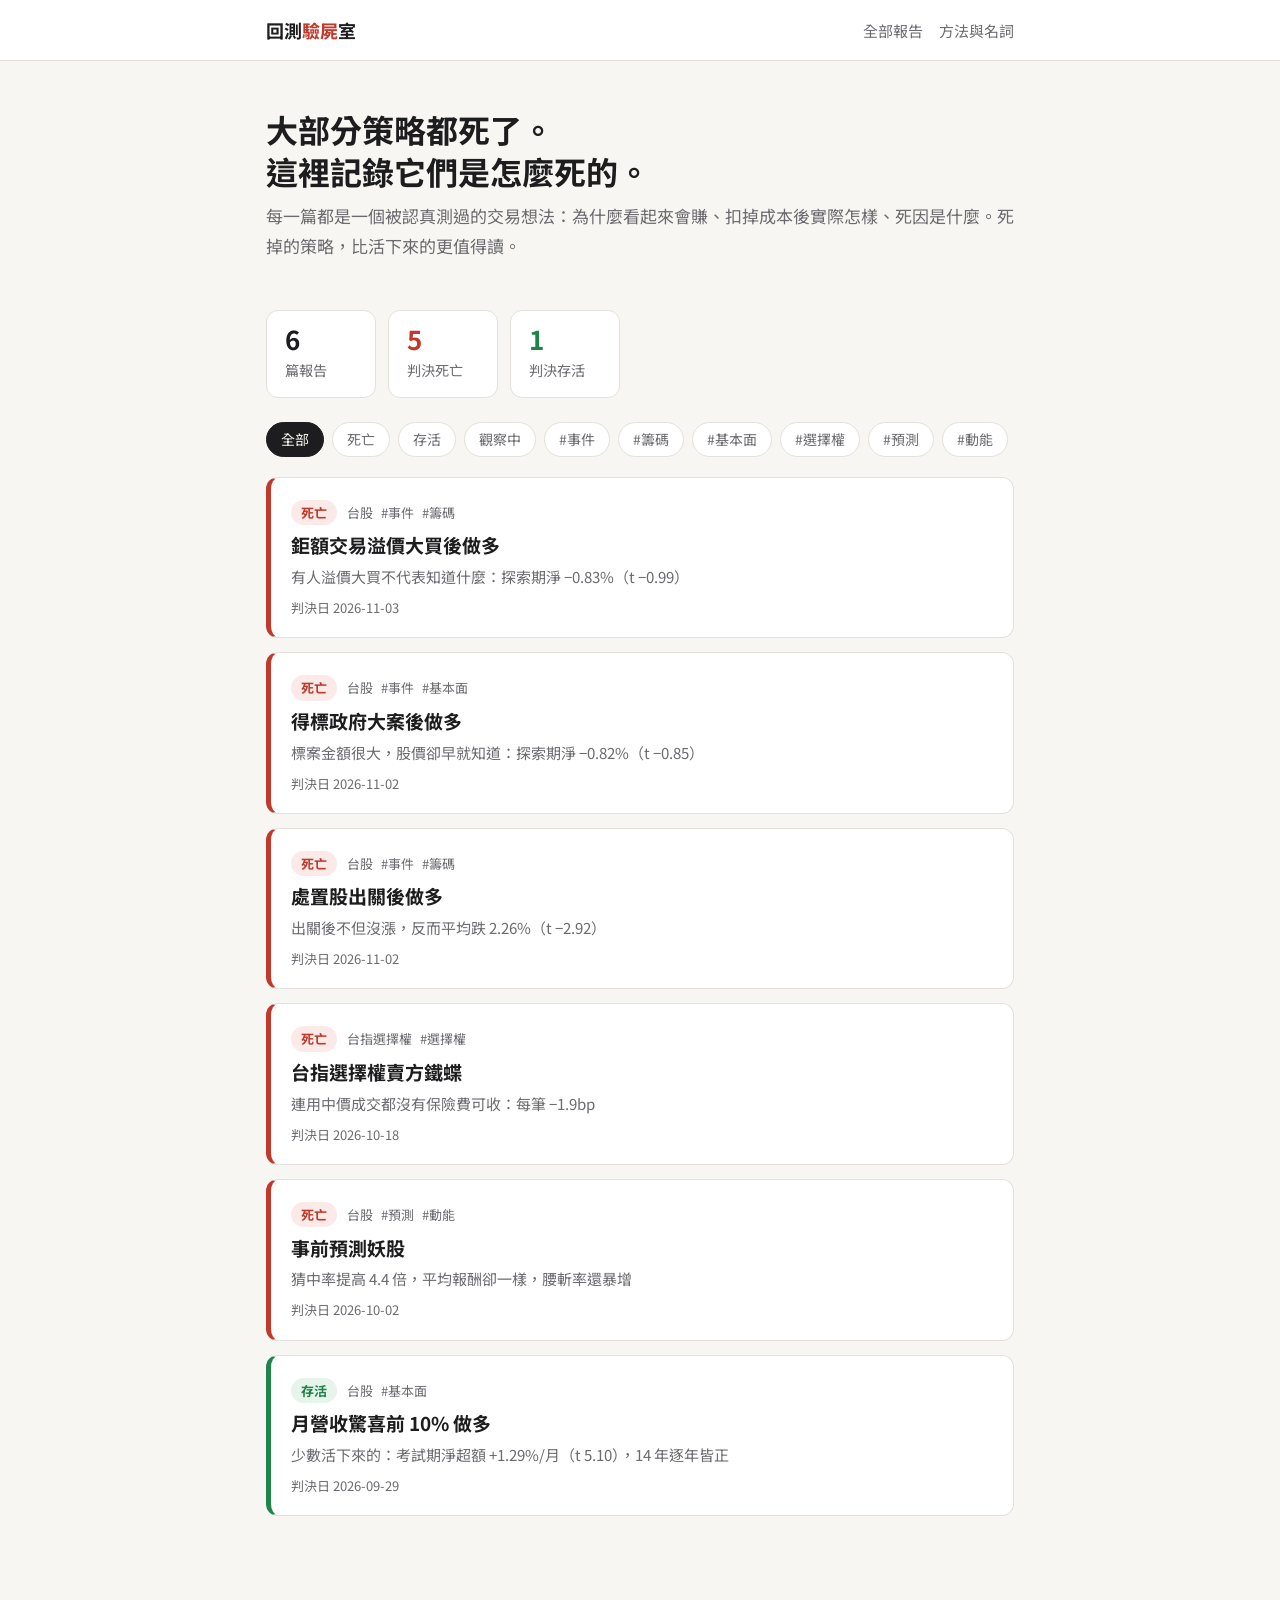
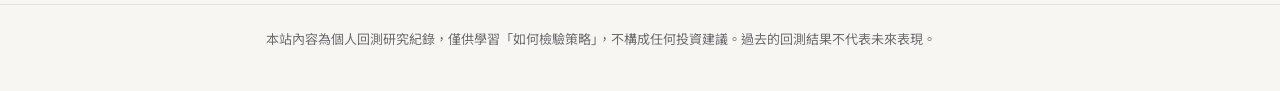
<file: index.html>
<!doctype html>
<html lang="zh-Hant-TW">
<head>
<meta charset="utf-8">
<meta name="viewport" content="width=device-width, initial-scale=1">
<title>回測驗屍室</title>
<meta name="description" content="交易策略驗屍報告：每一篇記錄一個被認真測過的想法，為什麼看起來會賺、實際測出來怎樣、死因是什麼。">
<link rel="preconnect" href="https://fonts.googleapis.com">
<link href="https://fonts.googleapis.com/css2?family=Noto+Sans+TC:wght@400;500;700&display=swap" rel="stylesheet">
<link rel="stylesheet" href="assets/style.css">
</head>
<body>
<header class="site-header"><div class="wrap">
  <a class="brand" href="index.html">回測<span>驗屍</span>室</a>
  <nav class="nav"><a href="index.html">全部報告</a><a href="method.html">方法與名詞</a></nav>
</div></header>

<main class="wrap">
  <section class="hero">
    <h1>大部分策略都死了。<br>這裡記錄它們是怎麼死的。</h1>
    <p>每一篇都是一個被認真測過的交易想法：為什麼看起來會賺、扣掉成本後實際怎樣、死因是什麼。死掉的策略，比活下來的更值得讀。</p>
  </section>

  <div class="stats">
    <div class="stat"><b id="n-total">–</b><small>篇報告</small></div>
    <div class="stat"><b id="n-dead" class="neg">–</b><small>判決死亡</small></div>
    <div class="stat"><b id="n-alive" class="pos">–</b><small>判決存活</small></div>
  </div>

  <div class="filters" id="filters"></div>
  <div class="cards" id="cards"><noscript>請開啟 JavaScript 以顯示報告列表。</noscript></div>
</main>

<footer class="site-footer"><div class="wrap">
  本站內容為個人回測研究紀錄，僅供學習「如何檢驗策略」，不構成任何投資建議。過去的回測結果不代表未來表現。
</div></footer>
<script src="data/autopsies.js"></script>
<script src="assets/site.js"></script>
</body>
</html>
</file>
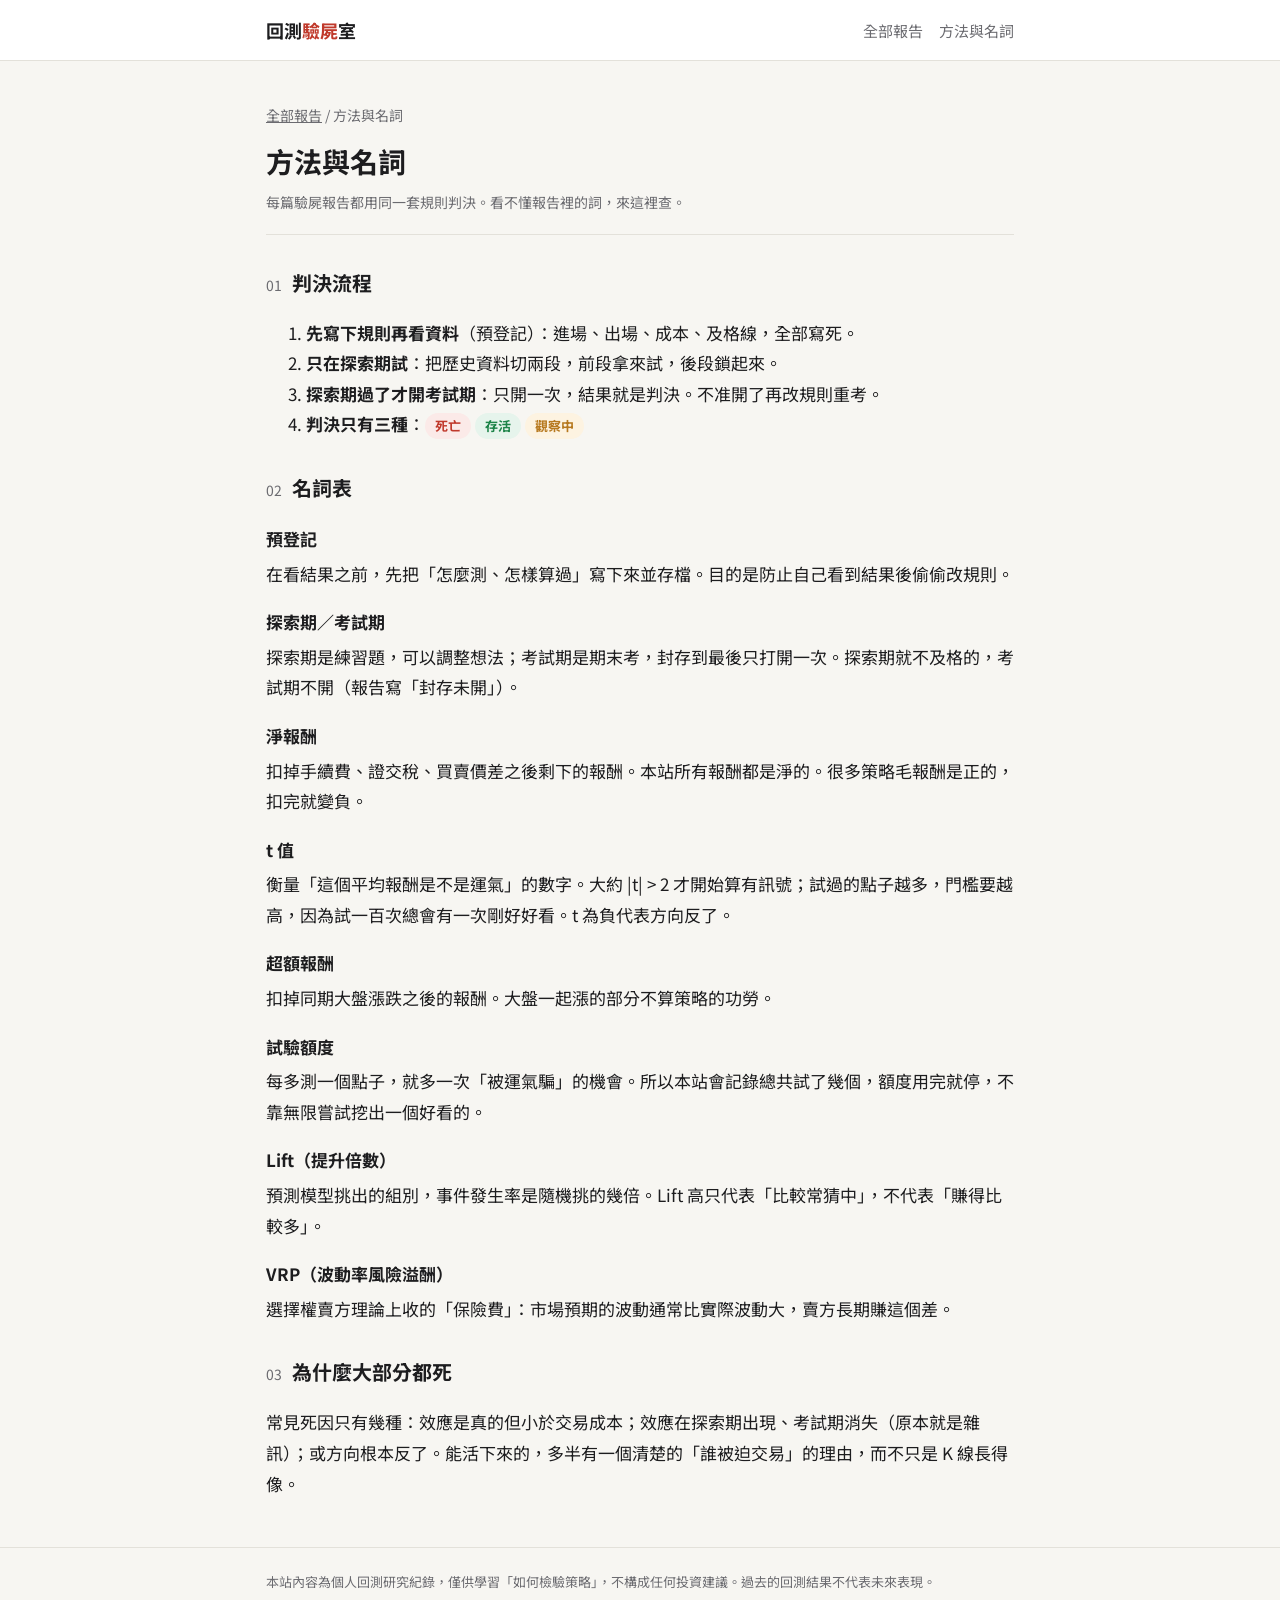
<file: method.html>
<!doctype html>
<html lang="zh-Hant-TW">
<head>
<meta charset="utf-8">
<meta name="viewport" content="width=device-width, initial-scale=1">
<title>方法與名詞｜回測驗屍室</title>
<meta name="description" content="回測驗屍室怎麼判一個策略的生死：預登記、探索期與考試期、淨報酬、t 值。">
<link rel="preconnect" href="https://fonts.googleapis.com">
<link href="https://fonts.googleapis.com/css2?family=Noto+Sans+TC:wght@400;500;700&display=swap" rel="stylesheet">
<link rel="stylesheet" href="assets/style.css">
</head>
<body>
<header class="site-header"><div class="wrap">
  <a class="brand" href="index.html">回測<span>驗屍</span>室</a>
  <nav class="nav"><a href="index.html">全部報告</a><a href="method.html">方法與名詞</a></nav>
</div></header>

<main class="wrap">
<p class="crumb"><a href="index.html">全部報告</a> / 方法與名詞</p>
<article>
  <h1>方法與名詞</h1>
  <div class="meta"><span>每篇驗屍報告都用同一套規則判決。看不懂報告裡的詞，來這裡查。</span></div>

  <section id="process">
    <h2><span class="no">01</span>判決流程</h2>
    <ol>
      <li><b>先寫下規則再看資料</b>（預登記）：進場、出場、成本、及格線，全部寫死。</li>
      <li><b>只在探索期試</b>：把歷史資料切兩段，前段拿來試，後段鎖起來。</li>
      <li><b>探索期過了才開考試期</b>：只開一次，結果就是判決。不准開了再改規則重考。</li>
      <li><b>判決只有三種</b>：<span class="badge dead">死亡</span> <span class="badge alive">存活</span> <span class="badge watch">觀察中</span></li>
    </ol>
  </section>

  <section id="glossary">
    <h2><span class="no">02</span>名詞表</h2>
    <dl class="glossary">
      <dt>預登記</dt>
      <dd>在看結果之前，先把「怎麼測、怎樣算過」寫下來並存檔。目的是防止自己看到結果後偷偷改規則。</dd>
      <dt>探索期／考試期</dt>
      <dd>探索期是練習題，可以調整想法；考試期是期末考，封存到最後只打開一次。探索期就不及格的，考試期不開（報告寫「封存未開」）。</dd>
      <dt>淨報酬</dt>
      <dd>扣掉手續費、證交稅、買賣價差之後剩下的報酬。本站所有報酬都是淨的。很多策略毛報酬是正的，扣完就變負。</dd>
      <dt>t 值</dt>
      <dd>衡量「這個平均報酬是不是運氣」的數字。大約 |t| &gt; 2 才開始算有訊號；試過的點子越多，門檻要越高，因為試一百次總會有一次剛好好看。t 為負代表方向反了。</dd>
      <dt>超額報酬</dt>
      <dd>扣掉同期大盤漲跌之後的報酬。大盤一起漲的部分不算策略的功勞。</dd>
      <dt>試驗額度</dt>
      <dd>每多測一個點子，就多一次「被運氣騙」的機會。所以本站會記錄總共試了幾個，額度用完就停，不靠無限嘗試挖出一個好看的。</dd>
      <dt>Lift（提升倍數）</dt>
      <dd>預測模型挑出的組別，事件發生率是隨機挑的幾倍。Lift 高只代表「比較常猜中」，不代表「賺得比較多」。</dd>
      <dt>VRP（波動率風險溢酬）</dt>
      <dd>選擇權賣方理論上收的「保險費」：市場預期的波動通常比實際波動大，賣方長期賺這個差。</dd>
    </dl>
  </section>

  <section id="why-dead">
    <h2><span class="no">03</span>為什麼大部分都死</h2>
    <p>常見死因只有幾種：效應是真的但小於交易成本；效應在探索期出現、考試期消失（原本就是雜訊）；或方向根本反了。能活下來的，多半有一個清楚的「誰被迫交易」的理由，而不只是 K 線長得像。</p>
  </section>
</article>
</main>

<footer class="site-footer"><div class="wrap">
  本站內容為個人回測研究紀錄，僅供學習「如何檢驗策略」，不構成任何投資建議。過去的回測結果不代表未來表現。
</div></footer>
</body>
</html>
</file>
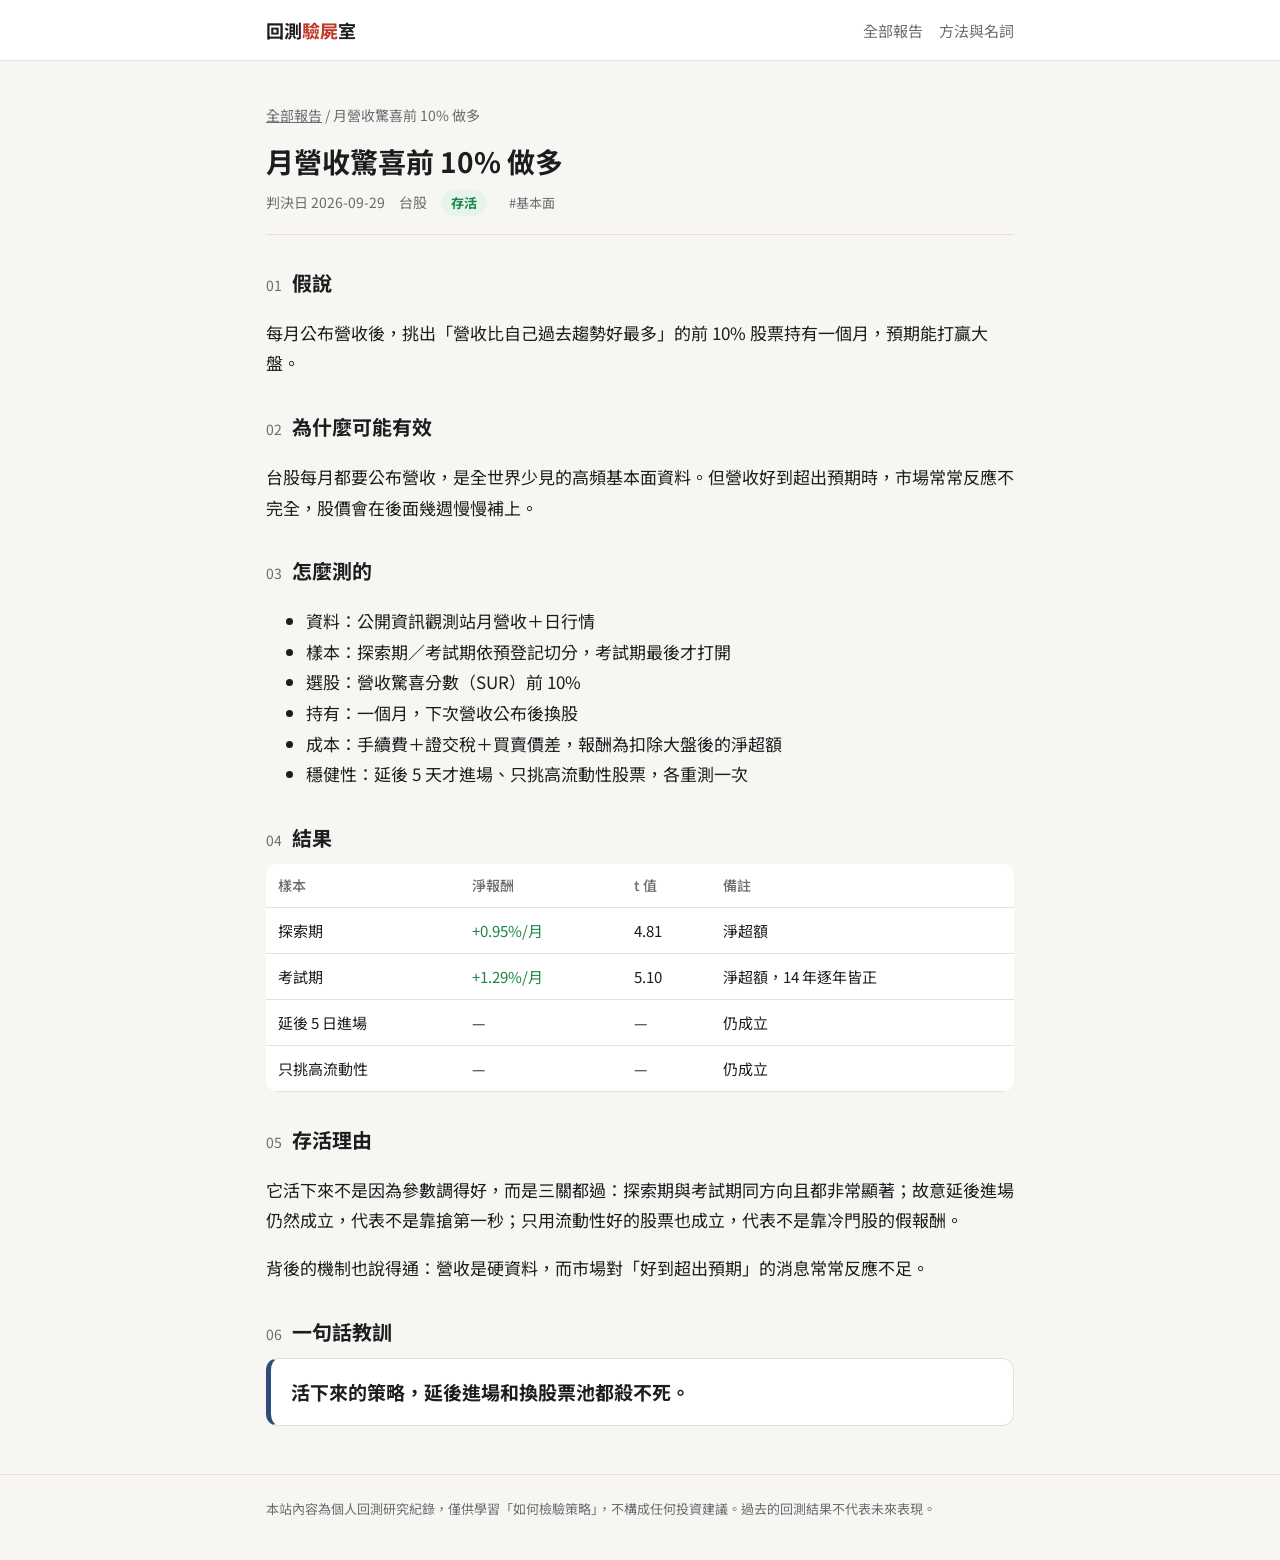
<file: autopsies/2026-09-29-tw-revenue-surprise.html>
<!doctype html>
<html lang="zh-Hant-TW">
<head>
<meta charset="utf-8">
<meta name="viewport" content="width=device-width, initial-scale=1">
<title>月營收驚喜前 10% 做多｜回測驗屍室</title>
<meta name="description" content="少數活下來的：考試期淨超額 +1.29%/月（t 5.10），14 年逐年皆正">
<link rel="preconnect" href="https://fonts.googleapis.com">
<link href="https://fonts.googleapis.com/css2?family=Noto+Sans+TC:wght@400;500;700&display=swap" rel="stylesheet">
<link rel="stylesheet" href="../assets/style.css">
</head>
<body>
<header class="site-header"><div class="wrap">
  <a class="brand" href="../index.html">回測<span>驗屍</span>室</a>
  <nav class="nav"><a href="../index.html">全部報告</a><a href="../method.html">方法與名詞</a></nav>
</div></header>

<main class="wrap">
<p class="crumb"><a href="../index.html">全部報告</a> / 月營收驚喜前 10% 做多</p>
<article>
  <h1>月營收驚喜前 10% 做多</h1>
  <div class="meta">
    <span>判決日 2026-09-29</span>
    <span>台股</span>
    <span class="badge alive">存活</span>
    <span class="tag">基本面</span>
  </div>

  <section id="hypothesis">
    <h2><span class="no">01</span>假說</h2>
    <p>每月公布營收後，挑出「營收比自己過去趨勢好最多」的前 10% 股票持有一個月，預期能打贏大盤。</p>
  </section>

  <section id="why">
    <h2><span class="no">02</span>為什麼可能有效</h2>
    <p>台股每月都要公布營收，是全世界少見的高頻基本面資料。但營收好到超出預期時，市場常常反應不完全，股價會在後面幾週慢慢補上。</p>
  </section>

  <section id="rules">
    <h2><span class="no">03</span>怎麼測的</h2>
    <ul>
      <li>資料：公開資訊觀測站月營收＋日行情</li>
      <li>樣本：探索期／考試期依預登記切分，考試期最後才打開</li>
      <li>選股：營收驚喜分數（SUR）前 10%</li>
      <li>持有：一個月，下次營收公布後換股</li>
      <li>成本：手續費＋證交稅＋買賣價差，報酬為扣除大盤後的淨超額</li>
      <li>穩健性：延後 5 天才進場、只挑高流動性股票，各重測一次</li>
    </ul>
  </section>

  <section id="result">
    <h2><span class="no">04</span>結果</h2>
    <div class="table-scroll"><table>
      <tr><th>樣本</th><th>淨報酬</th><th>t 值</th><th>備註</th></tr>
      <tr><td>探索期</td><td class="num pos">+0.95%/月</td><td class="num">4.81</td><td>淨超額</td></tr>
      <tr><td>考試期</td><td class="num pos">+1.29%/月</td><td class="num">5.10</td><td>淨超額，14 年逐年皆正</td></tr>
      <tr><td>延後 5 日進場</td><td class="num">—</td><td class="num">—</td><td>仍成立</td></tr>
      <tr><td>只挑高流動性</td><td class="num">—</td><td class="num">—</td><td>仍成立</td></tr>
    </table></div>
  </section>

  <section id="cause">
    <h2><span class="no">05</span>存活理由</h2>
    <p>它活下來不是因為參數調得好，而是三關都過：探索期與考試期同方向且都非常顯著；故意延後進場仍然成立，代表不是靠搶第一秒；只用流動性好的股票也成立，代表不是靠冷門股的假報酬。</p>
    <p>背後的機制也說得通：營收是硬資料，而市場對「好到超出預期」的消息常常反應不足。</p>
  </section>

  <section id="lesson">
    <h2><span class="no">06</span>一句話教訓</h2>
    <blockquote class="lesson">活下來的策略，延後進場和換股票池都殺不死。</blockquote>
  </section>
</article>
</main>

<footer class="site-footer"><div class="wrap">
  本站內容為個人回測研究紀錄，僅供學習「如何檢驗策略」，不構成任何投資建議。過去的回測結果不代表未來表現。
</div></footer>
</body>
</html>
</file>
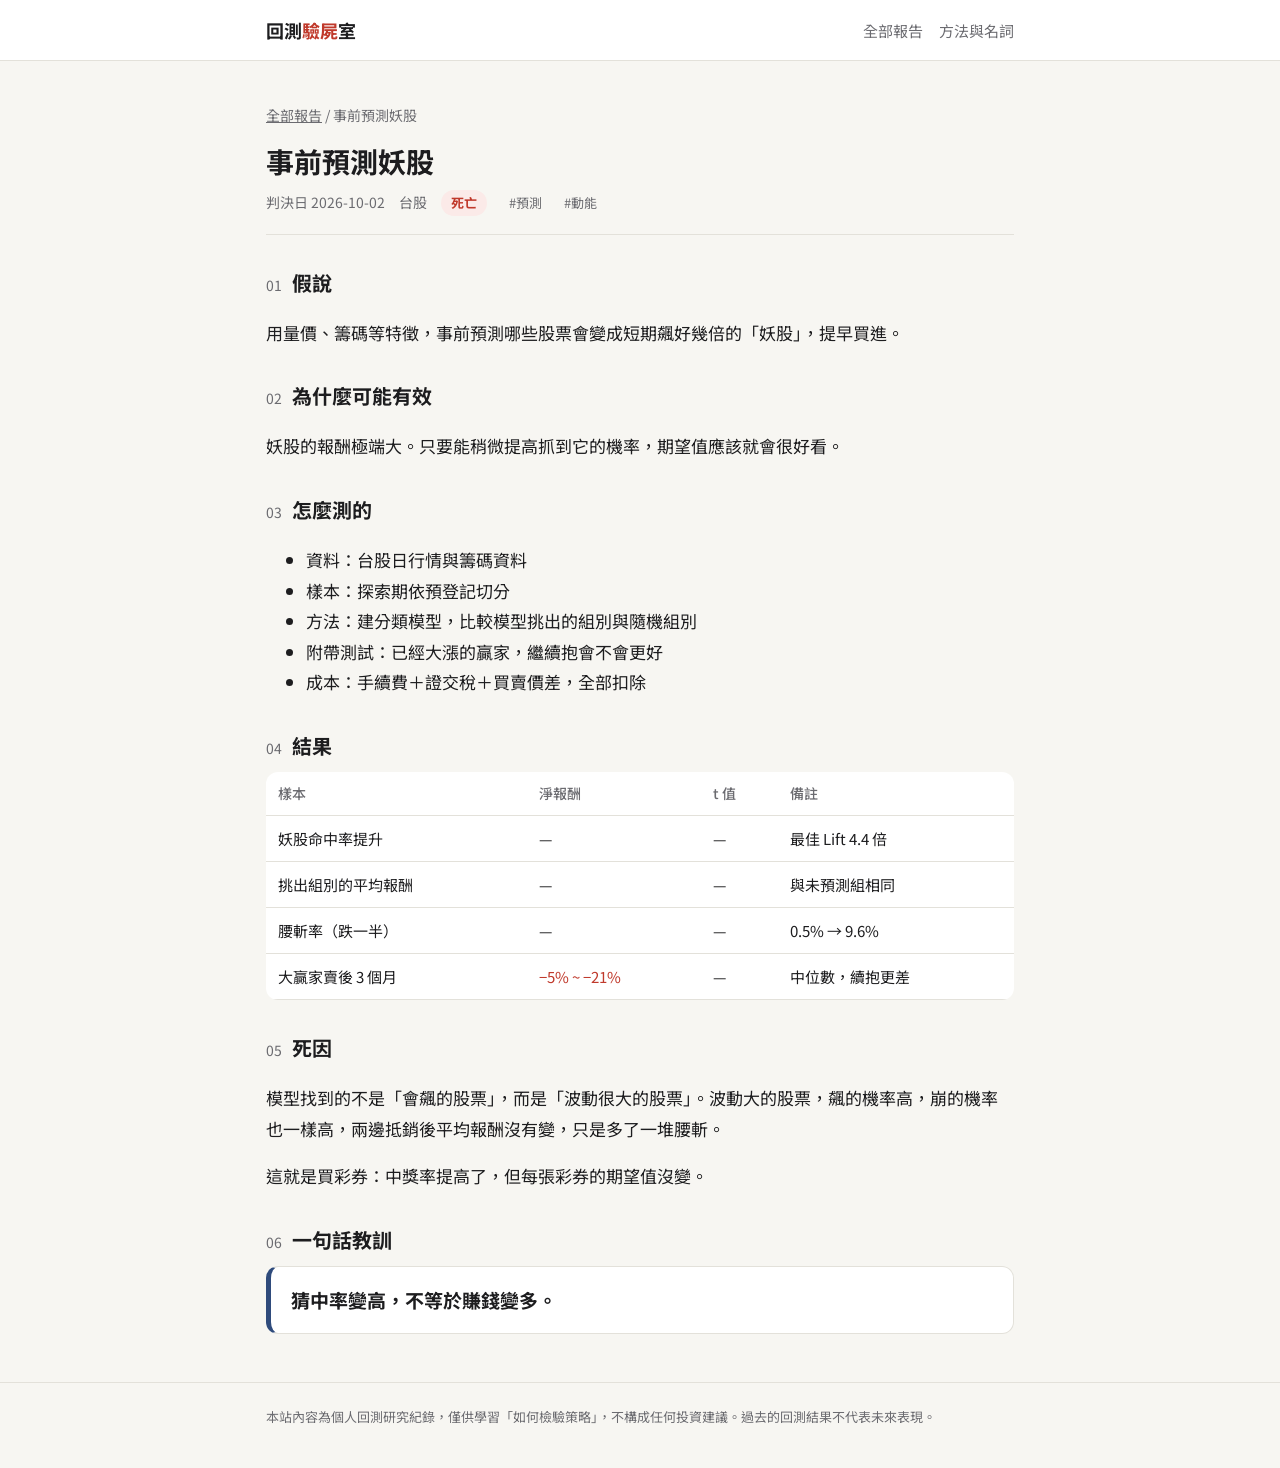
<file: autopsies/2026-10-02-tw-yao-stock-predict.html>
<!doctype html>
<html lang="zh-Hant-TW">
<head>
<meta charset="utf-8">
<meta name="viewport" content="width=device-width, initial-scale=1">
<title>事前預測妖股｜回測驗屍室</title>
<meta name="description" content="猜中率提高 4.4 倍，平均報酬卻一樣，腰斬率還暴增">
<link rel="preconnect" href="https://fonts.googleapis.com">
<link href="https://fonts.googleapis.com/css2?family=Noto+Sans+TC:wght@400;500;700&display=swap" rel="stylesheet">
<link rel="stylesheet" href="../assets/style.css">
</head>
<body>
<header class="site-header"><div class="wrap">
  <a class="brand" href="../index.html">回測<span>驗屍</span>室</a>
  <nav class="nav"><a href="../index.html">全部報告</a><a href="../method.html">方法與名詞</a></nav>
</div></header>

<main class="wrap">
<p class="crumb"><a href="../index.html">全部報告</a> / 事前預測妖股</p>
<article>
  <h1>事前預測妖股</h1>
  <div class="meta">
    <span>判決日 2026-10-02</span>
    <span>台股</span>
    <span class="badge dead">死亡</span>
    <span class="tag">預測</span><span class="tag">動能</span>
  </div>

  <section id="hypothesis">
    <h2><span class="no">01</span>假說</h2>
    <p>用量價、籌碼等特徵，事前預測哪些股票會變成短期飆好幾倍的「妖股」，提早買進。</p>
  </section>

  <section id="why">
    <h2><span class="no">02</span>為什麼可能有效</h2>
    <p>妖股的報酬極端大。只要能稍微提高抓到它的機率，期望值應該就會很好看。</p>
  </section>

  <section id="rules">
    <h2><span class="no">03</span>怎麼測的</h2>
    <ul>
      <li>資料：台股日行情與籌碼資料</li>
      <li>樣本：探索期依預登記切分</li>
      <li>方法：建分類模型，比較模型挑出的組別與隨機組別</li>
      <li>附帶測試：已經大漲的贏家，繼續抱會不會更好</li>
      <li>成本：手續費＋證交稅＋買賣價差，全部扣除</li>
    </ul>
  </section>

  <section id="result">
    <h2><span class="no">04</span>結果</h2>
    <div class="table-scroll"><table>
      <tr><th>樣本</th><th>淨報酬</th><th>t 值</th><th>備註</th></tr>
      <tr><td>妖股命中率提升</td><td class="num">—</td><td class="num">—</td><td>最佳 Lift 4.4 倍</td></tr>
      <tr><td>挑出組別的平均報酬</td><td class="num">—</td><td class="num">—</td><td>與未預測組相同</td></tr>
      <tr><td>腰斬率（跌一半）</td><td class="num">—</td><td class="num">—</td><td>0.5% → 9.6%</td></tr>
      <tr><td>大贏家賣後 3 個月</td><td class="num neg">−5% ~ −21%</td><td class="num">—</td><td>中位數，續抱更差</td></tr>
    </table></div>
  </section>

  <section id="cause">
    <h2><span class="no">05</span>死因</h2>
    <p>模型找到的不是「會飆的股票」，而是「波動很大的股票」。波動大的股票，飆的機率高，崩的機率也一樣高，兩邊抵銷後平均報酬沒有變，只是多了一堆腰斬。</p>
    <p>這就是買彩券：中獎率提高了，但每張彩券的期望值沒變。</p>
  </section>

  <section id="lesson">
    <h2><span class="no">06</span>一句話教訓</h2>
    <blockquote class="lesson">猜中率變高，不等於賺錢變多。</blockquote>
  </section>
</article>
</main>

<footer class="site-footer"><div class="wrap">
  本站內容為個人回測研究紀錄，僅供學習「如何檢驗策略」，不構成任何投資建議。過去的回測結果不代表未來表現。
</div></footer>
</body>
</html>
</file>
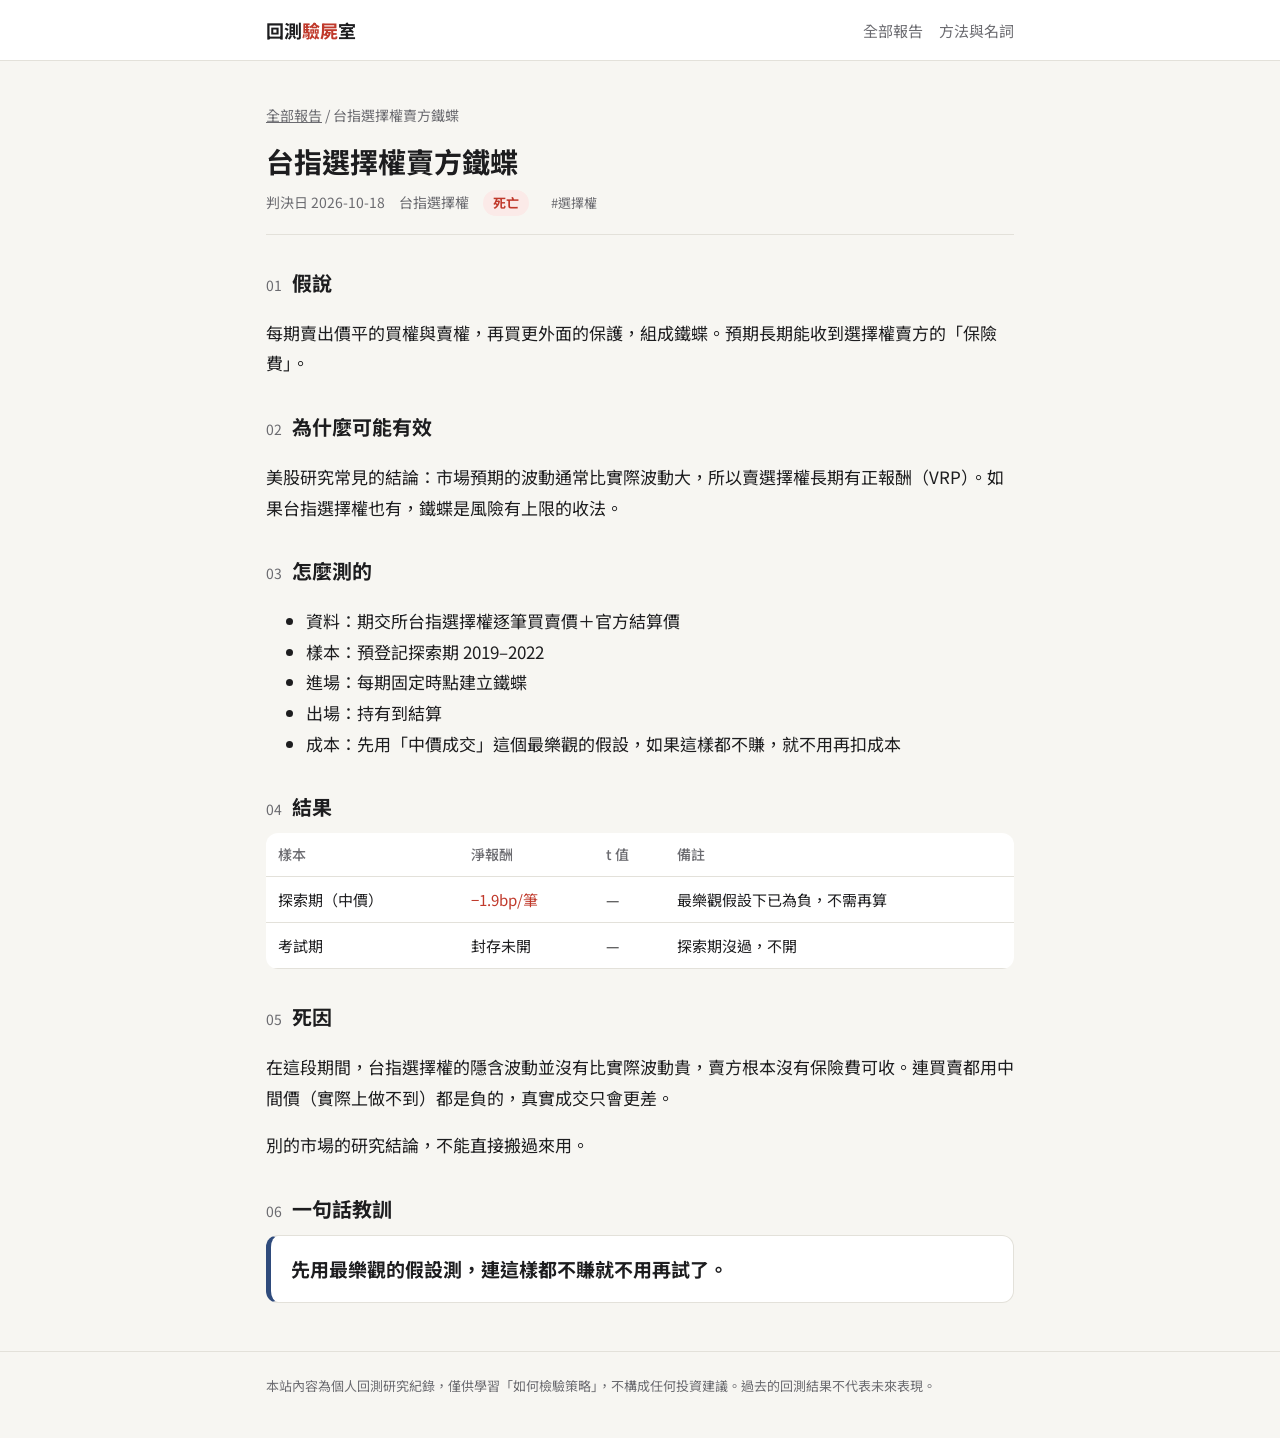
<file: autopsies/2026-10-18-txo-iron-fly.html>
<!doctype html>
<html lang="zh-Hant-TW">
<head>
<meta charset="utf-8">
<meta name="viewport" content="width=device-width, initial-scale=1">
<title>台指選擇權賣方鐵蝶｜回測驗屍室</title>
<meta name="description" content="連用中價成交都沒有保險費可收：每筆 −1.9bp">
<link rel="preconnect" href="https://fonts.googleapis.com">
<link href="https://fonts.googleapis.com/css2?family=Noto+Sans+TC:wght@400;500;700&display=swap" rel="stylesheet">
<link rel="stylesheet" href="../assets/style.css">
</head>
<body>
<header class="site-header"><div class="wrap">
  <a class="brand" href="../index.html">回測<span>驗屍</span>室</a>
  <nav class="nav"><a href="../index.html">全部報告</a><a href="../method.html">方法與名詞</a></nav>
</div></header>

<main class="wrap">
<p class="crumb"><a href="../index.html">全部報告</a> / 台指選擇權賣方鐵蝶</p>
<article>
  <h1>台指選擇權賣方鐵蝶</h1>
  <div class="meta">
    <span>判決日 2026-10-18</span>
    <span>台指選擇權</span>
    <span class="badge dead">死亡</span>
    <span class="tag">選擇權</span>
  </div>

  <section id="hypothesis">
    <h2><span class="no">01</span>假說</h2>
    <p>每期賣出價平的買權與賣權，再買更外面的保護，組成鐵蝶。預期長期能收到選擇權賣方的「保險費」。</p>
  </section>

  <section id="why">
    <h2><span class="no">02</span>為什麼可能有效</h2>
    <p>美股研究常見的結論：市場預期的波動通常比實際波動大，所以賣選擇權長期有正報酬（VRP）。如果台指選擇權也有，鐵蝶是風險有上限的收法。</p>
  </section>

  <section id="rules">
    <h2><span class="no">03</span>怎麼測的</h2>
    <ul>
      <li>資料：期交所台指選擇權逐筆買賣價＋官方結算價</li>
      <li>樣本：預登記探索期 2019–2022</li>
      <li>進場：每期固定時點建立鐵蝶</li>
      <li>出場：持有到結算</li>
      <li>成本：先用「中價成交」這個最樂觀的假設，如果這樣都不賺，就不用再扣成本</li>
    </ul>
  </section>

  <section id="result">
    <h2><span class="no">04</span>結果</h2>
    <div class="table-scroll"><table>
      <tr><th>樣本</th><th>淨報酬</th><th>t 值</th><th>備註</th></tr>
      <tr><td>探索期（中價）</td><td class="num neg">−1.9bp/筆</td><td class="num">—</td><td>最樂觀假設下已為負，不需再算</td></tr>
      <tr><td>考試期</td><td class="num">封存未開</td><td class="num">—</td><td>探索期沒過，不開</td></tr>
    </table></div>
  </section>

  <section id="cause">
    <h2><span class="no">05</span>死因</h2>
    <p>在這段期間，台指選擇權的隱含波動並沒有比實際波動貴，賣方根本沒有保險費可收。連買賣都用中間價（實際上做不到）都是負的，真實成交只會更差。</p>
    <p>別的市場的研究結論，不能直接搬過來用。</p>
  </section>

  <section id="lesson">
    <h2><span class="no">06</span>一句話教訓</h2>
    <blockquote class="lesson">先用最樂觀的假設測，連這樣都不賺就不用再試了。</blockquote>
  </section>
</article>
</main>

<footer class="site-footer"><div class="wrap">
  本站內容為個人回測研究紀錄，僅供學習「如何檢驗策略」，不構成任何投資建議。過去的回測結果不代表未來表現。
</div></footer>
</body>
</html>
</file>
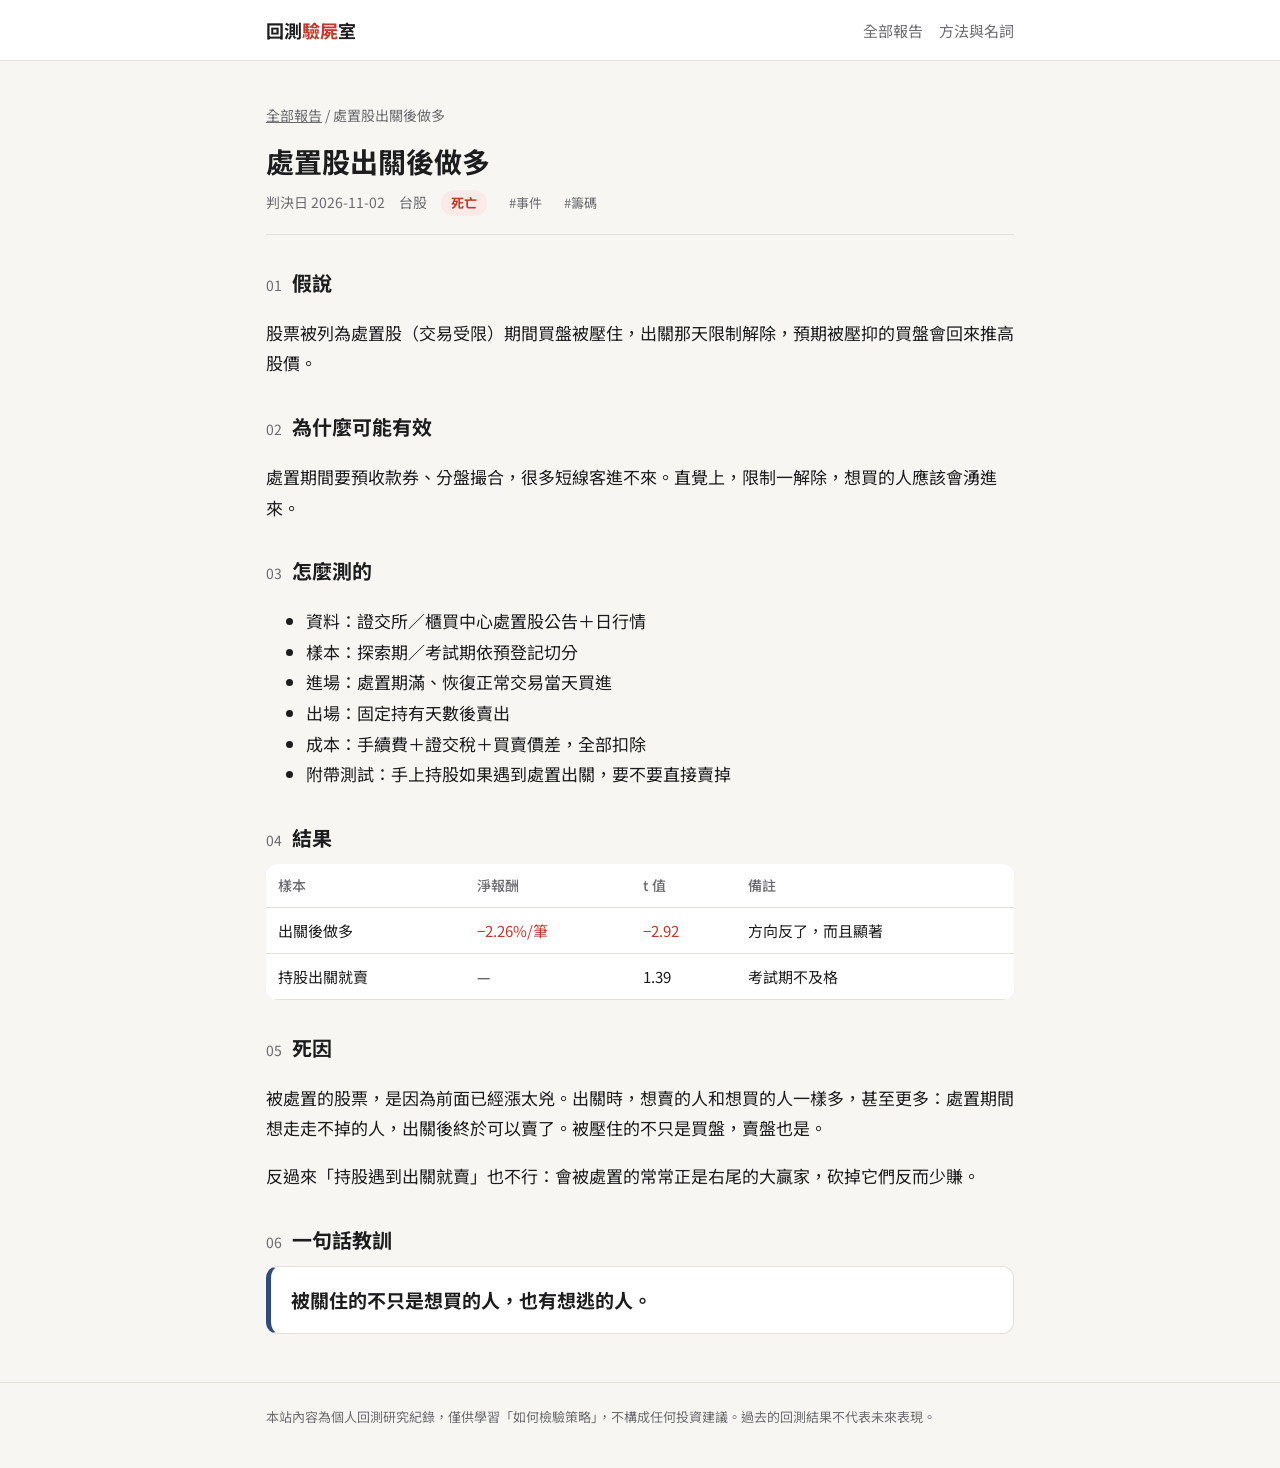
<file: autopsies/2026-11-02-tw-disposal-release.html>
<!doctype html>
<html lang="zh-Hant-TW">
<head>
<meta charset="utf-8">
<meta name="viewport" content="width=device-width, initial-scale=1">
<title>處置股出關後做多｜回測驗屍室</title>
<meta name="description" content="出關後不但沒漲，反而平均跌 2.26%（t −2.92）">
<link rel="preconnect" href="https://fonts.googleapis.com">
<link href="https://fonts.googleapis.com/css2?family=Noto+Sans+TC:wght@400;500;700&display=swap" rel="stylesheet">
<link rel="stylesheet" href="../assets/style.css">
</head>
<body>
<header class="site-header"><div class="wrap">
  <a class="brand" href="../index.html">回測<span>驗屍</span>室</a>
  <nav class="nav"><a href="../index.html">全部報告</a><a href="../method.html">方法與名詞</a></nav>
</div></header>

<main class="wrap">
<p class="crumb"><a href="../index.html">全部報告</a> / 處置股出關後做多</p>
<article>
  <h1>處置股出關後做多</h1>
  <div class="meta">
    <span>判決日 2026-11-02</span>
    <span>台股</span>
    <span class="badge dead">死亡</span>
    <span class="tag">事件</span><span class="tag">籌碼</span>
  </div>

  <section id="hypothesis">
    <h2><span class="no">01</span>假說</h2>
    <p>股票被列為處置股（交易受限）期間買盤被壓住，出關那天限制解除，預期被壓抑的買盤會回來推高股價。</p>
  </section>

  <section id="why">
    <h2><span class="no">02</span>為什麼可能有效</h2>
    <p>處置期間要預收款券、分盤撮合，很多短線客進不來。直覺上，限制一解除，想買的人應該會湧進來。</p>
  </section>

  <section id="rules">
    <h2><span class="no">03</span>怎麼測的</h2>
    <ul>
      <li>資料：證交所／櫃買中心處置股公告＋日行情</li>
      <li>樣本：探索期／考試期依預登記切分</li>
      <li>進場：處置期滿、恢復正常交易當天買進</li>
      <li>出場：固定持有天數後賣出</li>
      <li>成本：手續費＋證交稅＋買賣價差，全部扣除</li>
      <li>附帶測試：手上持股如果遇到處置出關，要不要直接賣掉</li>
    </ul>
  </section>

  <section id="result">
    <h2><span class="no">04</span>結果</h2>
    <div class="table-scroll"><table>
      <tr><th>樣本</th><th>淨報酬</th><th>t 值</th><th>備註</th></tr>
      <tr><td>出關後做多</td><td class="num neg">−2.26%/筆</td><td class="num neg">−2.92</td><td>方向反了，而且顯著</td></tr>
      <tr><td>持股出關就賣</td><td class="num">—</td><td class="num">1.39</td><td>考試期不及格</td></tr>
    </table></div>
  </section>

  <section id="cause">
    <h2><span class="no">05</span>死因</h2>
    <p>被處置的股票，是因為前面已經漲太兇。出關時，想賣的人和想買的人一樣多，甚至更多：處置期間想走走不掉的人，出關後終於可以賣了。被壓住的不只是買盤，賣盤也是。</p>
    <p>反過來「持股遇到出關就賣」也不行：會被處置的常常正是右尾的大贏家，砍掉它們反而少賺。</p>
  </section>

  <section id="lesson">
    <h2><span class="no">06</span>一句話教訓</h2>
    <blockquote class="lesson">被關住的不只是想買的人，也有想逃的人。</blockquote>
  </section>
</article>
</main>

<footer class="site-footer"><div class="wrap">
  本站內容為個人回測研究紀錄，僅供學習「如何檢驗策略」，不構成任何投資建議。過去的回測結果不代表未來表現。
</div></footer>
</body>
</html>
</file>
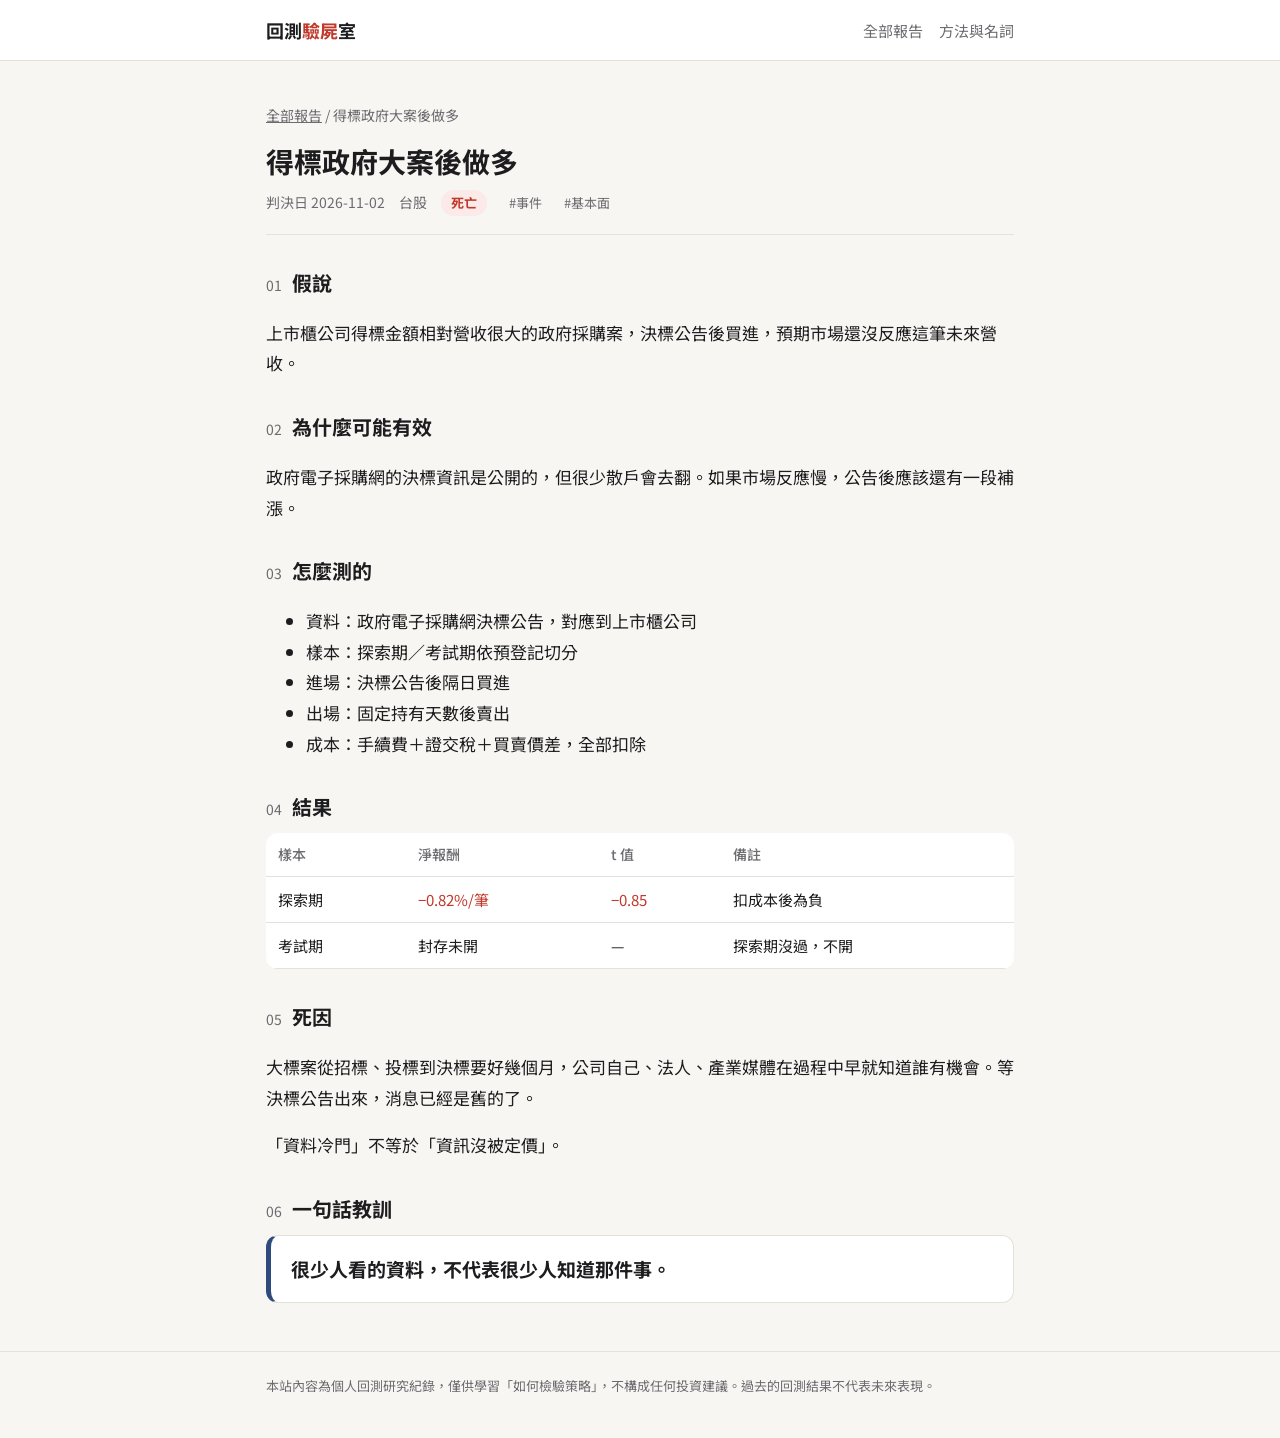
<file: autopsies/2026-11-02-tw-procurement-awards.html>
<!doctype html>
<html lang="zh-Hant-TW">
<head>
<meta charset="utf-8">
<meta name="viewport" content="width=device-width, initial-scale=1">
<title>得標政府大案後做多｜回測驗屍室</title>
<meta name="description" content="標案金額很大，股價卻早就知道：探索期淨 −0.82%（t −0.85）">
<link rel="preconnect" href="https://fonts.googleapis.com">
<link href="https://fonts.googleapis.com/css2?family=Noto+Sans+TC:wght@400;500;700&display=swap" rel="stylesheet">
<link rel="stylesheet" href="../assets/style.css">
</head>
<body>
<header class="site-header"><div class="wrap">
  <a class="brand" href="../index.html">回測<span>驗屍</span>室</a>
  <nav class="nav"><a href="../index.html">全部報告</a><a href="../method.html">方法與名詞</a></nav>
</div></header>

<main class="wrap">
<p class="crumb"><a href="../index.html">全部報告</a> / 得標政府大案後做多</p>
<article>
  <h1>得標政府大案後做多</h1>
  <div class="meta">
    <span>判決日 2026-11-02</span>
    <span>台股</span>
    <span class="badge dead">死亡</span>
    <span class="tag">事件</span><span class="tag">基本面</span>
  </div>

  <section id="hypothesis">
    <h2><span class="no">01</span>假說</h2>
    <p>上市櫃公司得標金額相對營收很大的政府採購案，決標公告後買進，預期市場還沒反應這筆未來營收。</p>
  </section>

  <section id="why">
    <h2><span class="no">02</span>為什麼可能有效</h2>
    <p>政府電子採購網的決標資訊是公開的，但很少散戶會去翻。如果市場反應慢，公告後應該還有一段補漲。</p>
  </section>

  <section id="rules">
    <h2><span class="no">03</span>怎麼測的</h2>
    <ul>
      <li>資料：政府電子採購網決標公告，對應到上市櫃公司</li>
      <li>樣本：探索期／考試期依預登記切分</li>
      <li>進場：決標公告後隔日買進</li>
      <li>出場：固定持有天數後賣出</li>
      <li>成本：手續費＋證交稅＋買賣價差，全部扣除</li>
    </ul>
  </section>

  <section id="result">
    <h2><span class="no">04</span>結果</h2>
    <div class="table-scroll"><table>
      <tr><th>樣本</th><th>淨報酬</th><th>t 值</th><th>備註</th></tr>
      <tr><td>探索期</td><td class="num neg">−0.82%/筆</td><td class="num neg">−0.85</td><td>扣成本後為負</td></tr>
      <tr><td>考試期</td><td class="num">封存未開</td><td class="num">—</td><td>探索期沒過，不開</td></tr>
    </table></div>
  </section>

  <section id="cause">
    <h2><span class="no">05</span>死因</h2>
    <p>大標案從招標、投標到決標要好幾個月，公司自己、法人、產業媒體在過程中早就知道誰有機會。等決標公告出來，消息已經是舊的了。</p>
    <p>「資料冷門」不等於「資訊沒被定價」。</p>
  </section>

  <section id="lesson">
    <h2><span class="no">06</span>一句話教訓</h2>
    <blockquote class="lesson">很少人看的資料，不代表很少人知道那件事。</blockquote>
  </section>
</article>
</main>

<footer class="site-footer"><div class="wrap">
  本站內容為個人回測研究紀錄，僅供學習「如何檢驗策略」，不構成任何投資建議。過去的回測結果不代表未來表現。
</div></footer>
</body>
</html>
</file>
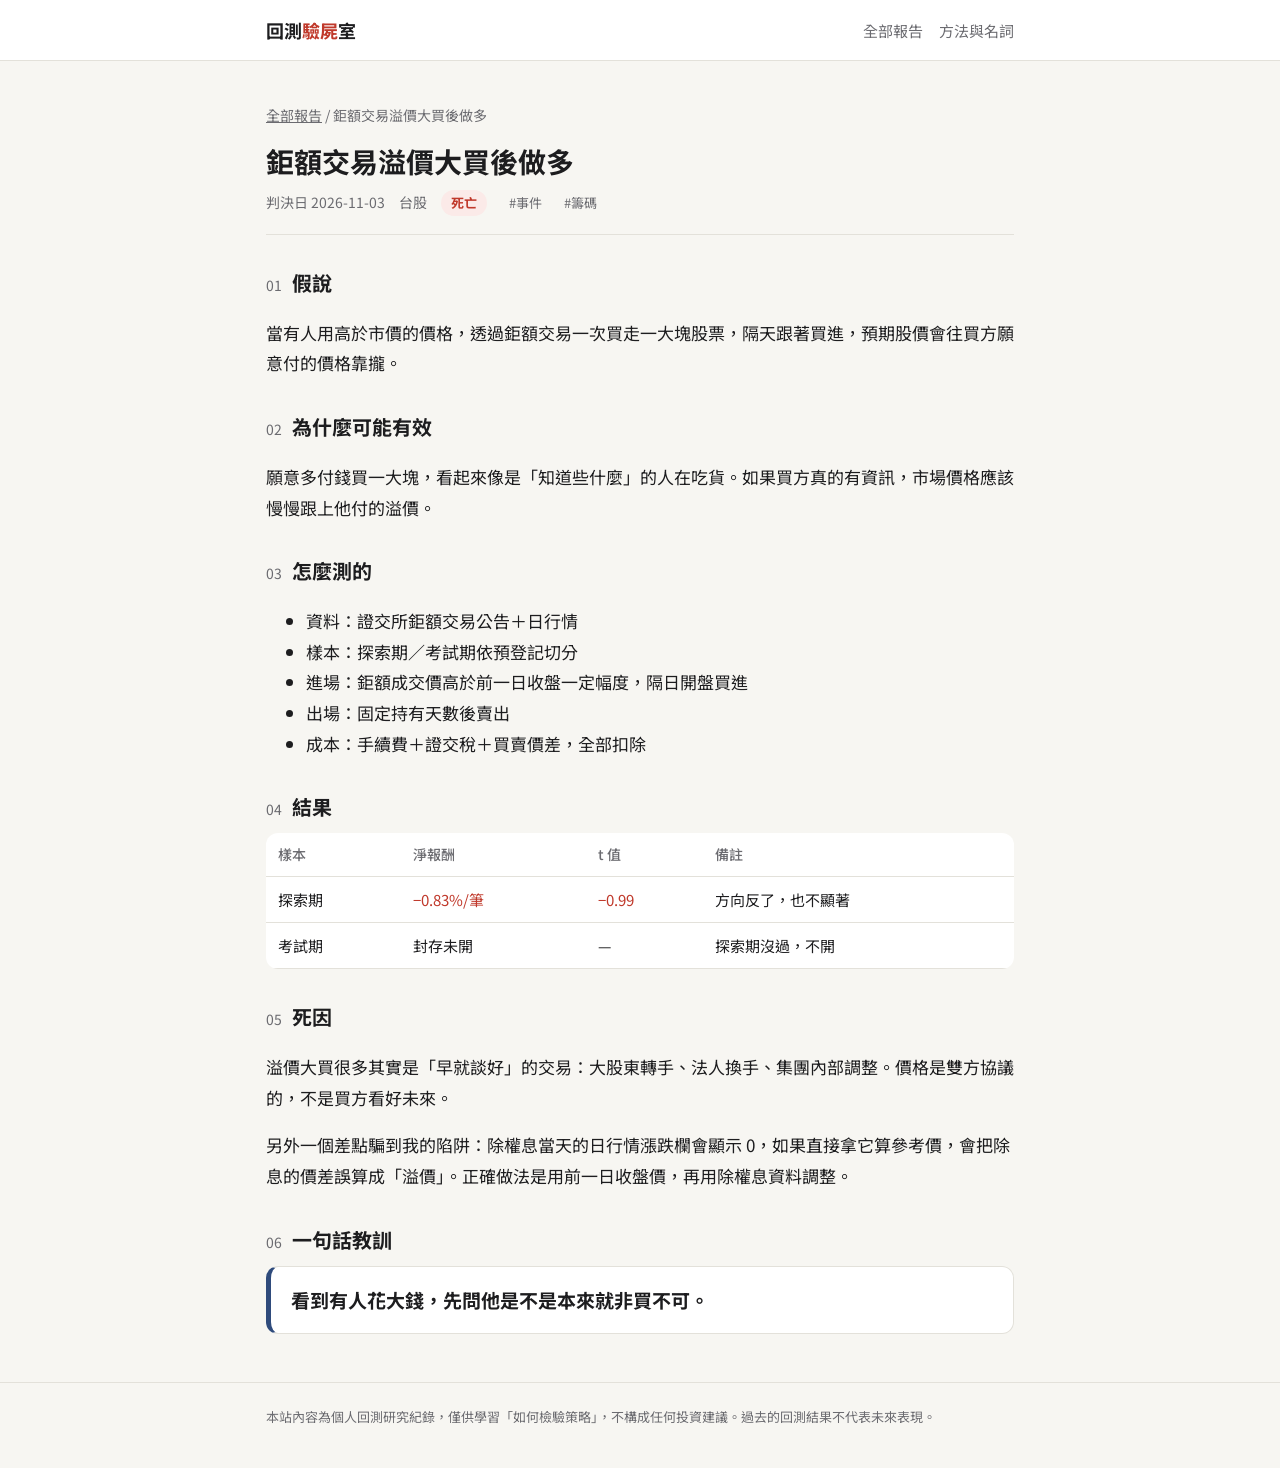
<file: autopsies/2026-11-03-tw-block-trade-premium.html>
<!doctype html>
<html lang="zh-Hant-TW">
<head>
<meta charset="utf-8">
<meta name="viewport" content="width=device-width, initial-scale=1">
<title>鉅額交易溢價大買後做多｜回測驗屍室</title>
<meta name="description" content="有人溢價大買不代表知道什麼：探索期淨 −0.83%（t −0.99）">
<link rel="preconnect" href="https://fonts.googleapis.com">
<link href="https://fonts.googleapis.com/css2?family=Noto+Sans+TC:wght@400;500;700&display=swap" rel="stylesheet">
<link rel="stylesheet" href="../assets/style.css">
</head>
<body>
<header class="site-header"><div class="wrap">
  <a class="brand" href="../index.html">回測<span>驗屍</span>室</a>
  <nav class="nav"><a href="../index.html">全部報告</a><a href="../method.html">方法與名詞</a></nav>
</div></header>

<main class="wrap">
<p class="crumb"><a href="../index.html">全部報告</a> / 鉅額交易溢價大買後做多</p>
<article>
  <h1>鉅額交易溢價大買後做多</h1>
  <div class="meta">
    <span>判決日 2026-11-03</span>
    <span>台股</span>
    <span class="badge dead">死亡</span>
    <span class="tag">事件</span><span class="tag">籌碼</span>
  </div>

  <section id="hypothesis">
    <h2><span class="no">01</span>假說</h2>
    <p>當有人用高於市價的價格，透過鉅額交易一次買走一大塊股票，隔天跟著買進，預期股價會往買方願意付的價格靠攏。</p>
  </section>

  <section id="why">
    <h2><span class="no">02</span>為什麼可能有效</h2>
    <p>願意多付錢買一大塊，看起來像是「知道些什麼」的人在吃貨。如果買方真的有資訊，市場價格應該慢慢跟上他付的溢價。</p>
  </section>

  <section id="rules">
    <h2><span class="no">03</span>怎麼測的</h2>
    <ul>
      <li>資料：證交所鉅額交易公告＋日行情</li>
      <li>樣本：探索期／考試期依預登記切分</li>
      <li>進場：鉅額成交價高於前一日收盤一定幅度，隔日開盤買進</li>
      <li>出場：固定持有天數後賣出</li>
      <li>成本：手續費＋證交稅＋買賣價差，全部扣除</li>
    </ul>
  </section>

  <section id="result">
    <h2><span class="no">04</span>結果</h2>
    <div class="table-scroll"><table>
      <tr><th>樣本</th><th>淨報酬</th><th>t 值</th><th>備註</th></tr>
      <tr><td>探索期</td><td class="num neg">−0.83%/筆</td><td class="num neg">−0.99</td><td>方向反了，也不顯著</td></tr>
      <tr><td>考試期</td><td class="num">封存未開</td><td class="num">—</td><td>探索期沒過，不開</td></tr>
    </table></div>
  </section>

  <section id="cause">
    <h2><span class="no">05</span>死因</h2>
    <p>溢價大買很多其實是「早就談好」的交易：大股東轉手、法人換手、集團內部調整。價格是雙方協議的，不是買方看好未來。</p>
    <p>另外一個差點騙到我的陷阱：除權息當天的日行情漲跌欄會顯示 0，如果直接拿它算參考價，會把除息的價差誤算成「溢價」。正確做法是用前一日收盤價，再用除權息資料調整。</p>
  </section>

  <section id="lesson">
    <h2><span class="no">06</span>一句話教訓</h2>
    <blockquote class="lesson">看到有人花大錢，先問他是不是本來就非買不可。</blockquote>
  </section>
</article>
</main>

<footer class="site-footer"><div class="wrap">
  本站內容為個人回測研究紀錄，僅供學習「如何檢驗策略」，不構成任何投資建議。過去的回測結果不代表未來表現。
</div></footer>
</body>
</html>
</file>
<file: assets/style.css>
/* 回測驗屍室 — 全站唯一樣式表。規則見 CLAUDE.md 第 6 節 */
:root {
  --bg: #f7f6f2;
  --surface: #ffffff;
  --text: #1d1d1f;
  --muted: #6b6b70;
  --border: #e3e1da;
  --accent: #2f4b7c;
  --dead: #c0392b;
  --dead-bg: #fbeae8;
  --alive: #1e8449;
  --alive-bg: #e6f4ec;
  --watch: #b7791f;
  --watch-bg: #fdf3e1;
  --code-bg: #f0eee8;
  --radius: 12px;
}
@media (prefers-color-scheme: dark) {
  :root {
    --bg: #141416;
    --surface: #1d1d20;
    --text: #ececef;
    --muted: #9a9aa2;
    --border: #2e2e33;
    --accent: #8fb0e8;
    --dead: #ff7b6e;
    --dead-bg: #3a1f1c;
    --alive: #5fd08d;
    --alive-bg: #18321f;
    --watch: #f0b856;
    --watch-bg: #3a2c14;
    --code-bg: #26262a;
  }
}

* { box-sizing: border-box; }
body {
  margin: 0;
  background: var(--bg);
  color: var(--text);
  font-family: "Noto Sans TC", "PingFang TC", "Microsoft JhengHei", system-ui, sans-serif;
  line-height: 1.8;
  font-size: 17px;
}
a { color: var(--accent); }
.wrap { max-width: 780px; margin: 0 auto; padding: 0 16px; }

/* 頁首 */
.site-header { border-bottom: 1px solid var(--border); background: var(--surface); }
.site-header .wrap { display: flex; align-items: center; justify-content: space-between; gap: 12px; padding-top: 14px; padding-bottom: 14px; flex-wrap: wrap; }
.brand { font-weight: 700; text-decoration: none; color: var(--text); font-size: 18px; }
.brand span { color: var(--dead); }
.nav a { margin-left: 16px; text-decoration: none; color: var(--muted); font-size: 15px; }
.nav a:hover { color: var(--text); }

/* 首頁 */
.hero { padding: 48px 0 24px; }
.hero h1 { font-size: 32px; margin: 0 0 8px; line-height: 1.3; }
.hero p { color: var(--muted); margin: 0; }
.stats { display: flex; gap: 12px; margin: 24px 0; flex-wrap: wrap; }
.stat { background: var(--surface); border: 1px solid var(--border); border-radius: var(--radius); padding: 12px 18px; min-width: 110px; }
.stat b { display: block; font-size: 26px; line-height: 1.2; }
.stat small { color: var(--muted); }
.filters { display: flex; gap: 8px; flex-wrap: wrap; margin-bottom: 20px; }
.filters button {
  font: inherit; font-size: 14px; padding: 4px 14px; border-radius: 999px; cursor: pointer;
  border: 1px solid var(--border); background: var(--surface); color: var(--muted);
}
.filters button.on { background: var(--text); color: var(--bg); border-color: var(--text); }
.cards { display: grid; gap: 14px; padding-bottom: 40px; }
.card {
  display: block; text-decoration: none; color: inherit;
  background: var(--surface); border: 1px solid var(--border); border-radius: var(--radius);
  padding: 18px 20px; border-left-width: 5px;
}
.card.dead { border-left-color: var(--dead); }
.card.alive { border-left-color: var(--alive); }
.card.watch { border-left-color: var(--watch); }
.card:hover { transform: translateY(-1px); box-shadow: 0 4px 14px rgba(0,0,0,.06); }
.card h2 { margin: 6px 0 4px; font-size: 19px; line-height: 1.4; }
.card p { margin: 0; color: var(--muted); font-size: 15px; }
.card p.date { font-size: 13px; margin-top: 6px; }
.tag.market { margin-left: 10px; }
.tag.market::before { content: ""; }

/* 徽章與標籤 */
.badge { display: inline-block; font-size: 13px; font-weight: 700; padding: 1px 10px; border-radius: 999px; }
.badge.dead { color: var(--dead); background: var(--dead-bg); }
.badge.alive { color: var(--alive); background: var(--alive-bg); }
.badge.watch { color: var(--watch); background: var(--watch-bg); }
.tag { display: inline-block; font-size: 13px; color: var(--muted); margin-left: 8px; }
.tag::before { content: "#"; }

/* 報告頁 */
.crumb { font-size: 14px; color: var(--muted); padding-top: 28px; }
.crumb a { color: var(--muted); }
article h1 { font-size: 28px; line-height: 1.35; margin: 8px 0 10px; }
.meta { display: flex; gap: 10px 14px; align-items: center; flex-wrap: wrap; color: var(--muted); font-size: 14px; padding-bottom: 18px; border-bottom: 1px solid var(--border); }
article section { margin-top: 30px; }
article h2 { font-size: 20px; margin: 0 0 8px; display: flex; align-items: baseline; gap: 10px; }
article h2 .no { color: var(--muted); font-size: 14px; font-weight: 400; }
table { width: 100%; border-collapse: collapse; font-size: 15px; background: var(--surface); border-radius: var(--radius); overflow: hidden; }
th, td { padding: 9px 12px; border-bottom: 1px solid var(--border); text-align: left; }
th { color: var(--muted); font-weight: 500; font-size: 14px; }
td.num { font-variant-numeric: tabular-nums; white-space: nowrap; }
.neg { color: var(--dead); }
.pos { color: var(--alive); }
.table-scroll { overflow-x: auto; }
code { background: var(--code-bg); padding: 1px 6px; border-radius: 4px; font-size: .9em; }
blockquote.lesson {
  margin: 0; padding: 16px 20px; border-radius: var(--radius);
  background: var(--surface); border: 1px solid var(--border); border-left: 5px solid var(--accent);
  font-size: 19px; font-weight: 700;
}
.note { background: var(--watch-bg); color: var(--text); padding: 10px 14px; border-radius: 8px; font-size: 15px; }

/* 名詞表 */
dl.glossary dt { font-weight: 700; margin-top: 18px; }
dl.glossary dd { margin: 4px 0 0; color: var(--text); }

/* 頁尾 */
.site-footer { border-top: 1px solid var(--border); margin-top: 48px; padding: 22px 0 40px; color: var(--muted); font-size: 13px; }

@media (max-width: 560px) {
  body { font-size: 16px; }
  .hero h1 { font-size: 26px; }
  article h1 { font-size: 23px; }
  .nav a { margin-left: 0; margin-right: 14px; }
}
</file>
